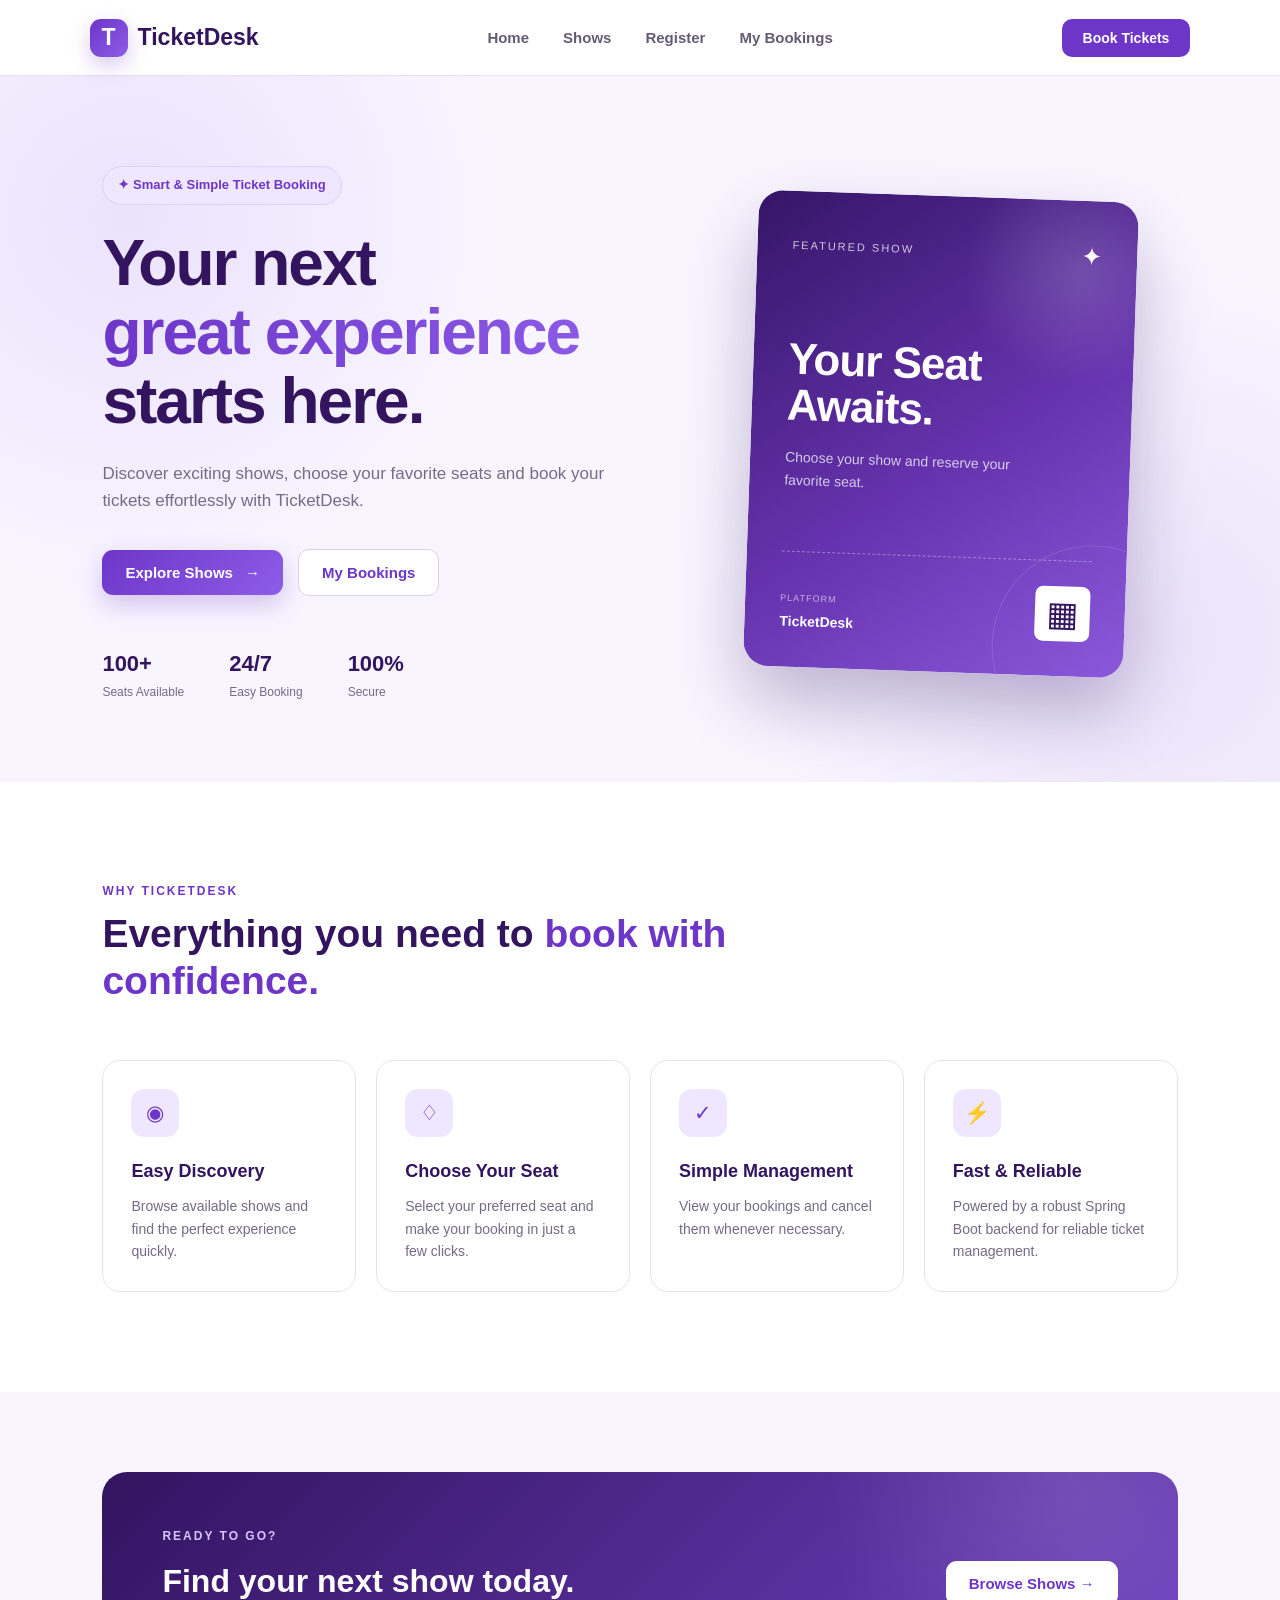
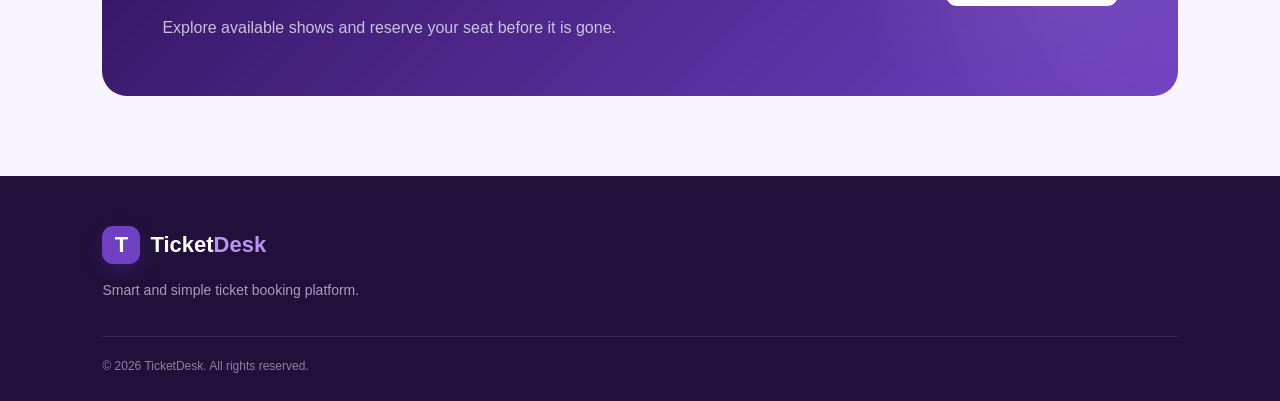
<file: TicketDesk/src/main/resources/static/index.html>
<!DOCTYPE html>
<html lang="en">

<head>

    <meta charset="UTF-8">

    <meta name="viewport"
          content="width=device-width, initial-scale=1.0">

    <title>TicketDesk | Book Your Experience</title>

    <link rel="stylesheet" href="style.css">

</head>

<body>

<!-- ================= NAVBAR ================= -->

<header class="navbar">

    <div class="logo">

        <div class="logo-icon">
            T
        </div>

        <div class="logo-text">
            Ticket<span>Desk</span>
        </div>

    </div>


    <nav>
        <a href="index.html">Home</a>
        <a href="shows.html">Shows</a>
        <a href="student-register.html">Register</a>
        <a href="bookings.html">My Bookings</a>
    </nav>


    <button class="nav-button"
            onclick="window.location.href='shows.html'">

        Book Tickets

    </button>

</header>


<!-- ================= HERO ================= -->

<section class="hero">

    <div class="hero-content">

        <div class="hero-badge">
            ✦ Smart & Simple Ticket Booking
        </div>


        <h1>

            Your next
            <span>great experience</span>
            starts here.

        </h1>


        <p>

            Discover exciting shows, choose your favorite
            seats and book your tickets effortlessly with
            TicketDesk.

        </p>


        <div class="hero-buttons">

            <button class="primary-button"
                    onclick="window.location.href='shows.html'">

                Explore Shows
                <span>→</span>

            </button>


            <button class="secondary-button"
                    onclick="window.location.href='bookings.html'">

                My Bookings

            </button>

        </div>


        <div class="hero-stats">

            <div>

                <strong>100+</strong>

                <span>Seats Available</span>

            </div>


            <div>

                <strong>24/7</strong>

                <span>Easy Booking</span>

            </div>


            <div>

                <strong>100%</strong>

                <span>Secure</span>

            </div>

        </div>

    </div>


    <!-- HERO VISUAL -->

    <div class="hero-visual">

        <div class="ticket-card">

            <div class="ticket-top">

                <span class="ticket-label">
                    FEATURED SHOW
                </span>

                <span class="ticket-symbol">
                    ✦
                </span>

            </div>


            <h2>
                Your Seat<br>
                Awaits.
            </h2>


            <p>
                Choose your show and reserve
                your favorite seat.
            </p>


            <div class="ticket-line"></div>


            <div class="ticket-bottom">

                <div>
                    <small>PLATFORM</small>
                    <strong>TicketDesk</strong>
                </div>

                <div class="qr-box">
                    ▦
                </div>

            </div>

        </div>

    </div>

</section>


<!-- ================= FEATURES ================= -->

<section class="features-section">

    <div class="section-heading">

        <p class="section-label">
            WHY TICKETDESK
        </p>

        <h2>
            Everything you need to
            <span>book with confidence.</span>
        </h2>

    </div>


    <div class="features-grid">


        <div class="feature-card">

            <div class="feature-icon">
                ◉
            </div>

            <h3>
                Easy Discovery
            </h3>

            <p>
                Browse available shows and
                find the perfect experience
                quickly.
            </p>

        </div>


        <div class="feature-card">

            <div class="feature-icon">
                ♢
            </div>

            <h3>
                Choose Your Seat
            </h3>

            <p>
                Select your preferred seat
                and make your booking in
                just a few clicks.
            </p>

        </div>


        <div class="feature-card">

            <div class="feature-icon">
                ✓
            </div>

            <h3>
                Simple Management
            </h3>

            <p>
                View your bookings and
                cancel them whenever
                necessary.
            </p>

        </div>


        <div class="feature-card">

            <div class="feature-icon">
                ⚡
            </div>

            <h3>
                Fast & Reliable
            </h3>

            <p>
                Powered by a robust Spring
                Boot backend for reliable
                ticket management.
            </p>

        </div>

    </div>

</section>


<!-- ================= CTA ================= -->

<section class="cta-section">

    <div>

        <p class="section-label">
            READY TO GO?
        </p>

        <h2>
            Find your next show today.
        </h2>

        <p>
            Explore available shows and reserve
            your seat before it is gone.
        </p>

    </div>


    <button class="primary-button"
            onclick="window.location.href='shows.html'">

        Browse Shows →

    </button>

</section>


<!-- ================= FOOTER ================= -->

<footer>

    <div class="footer-logo">

        <div class="logo-icon">
            T
        </div>

        <span>
            Ticket<span>Desk</span>
        </span>

    </div>


    <p>
        Smart and simple ticket booking platform.
    </p>


    <div class="footer-bottom">

        © 2026 TicketDesk. All rights reserved.

    </div>

</footer>


<script src="script.js"></script>

</body>

</html>
</file>
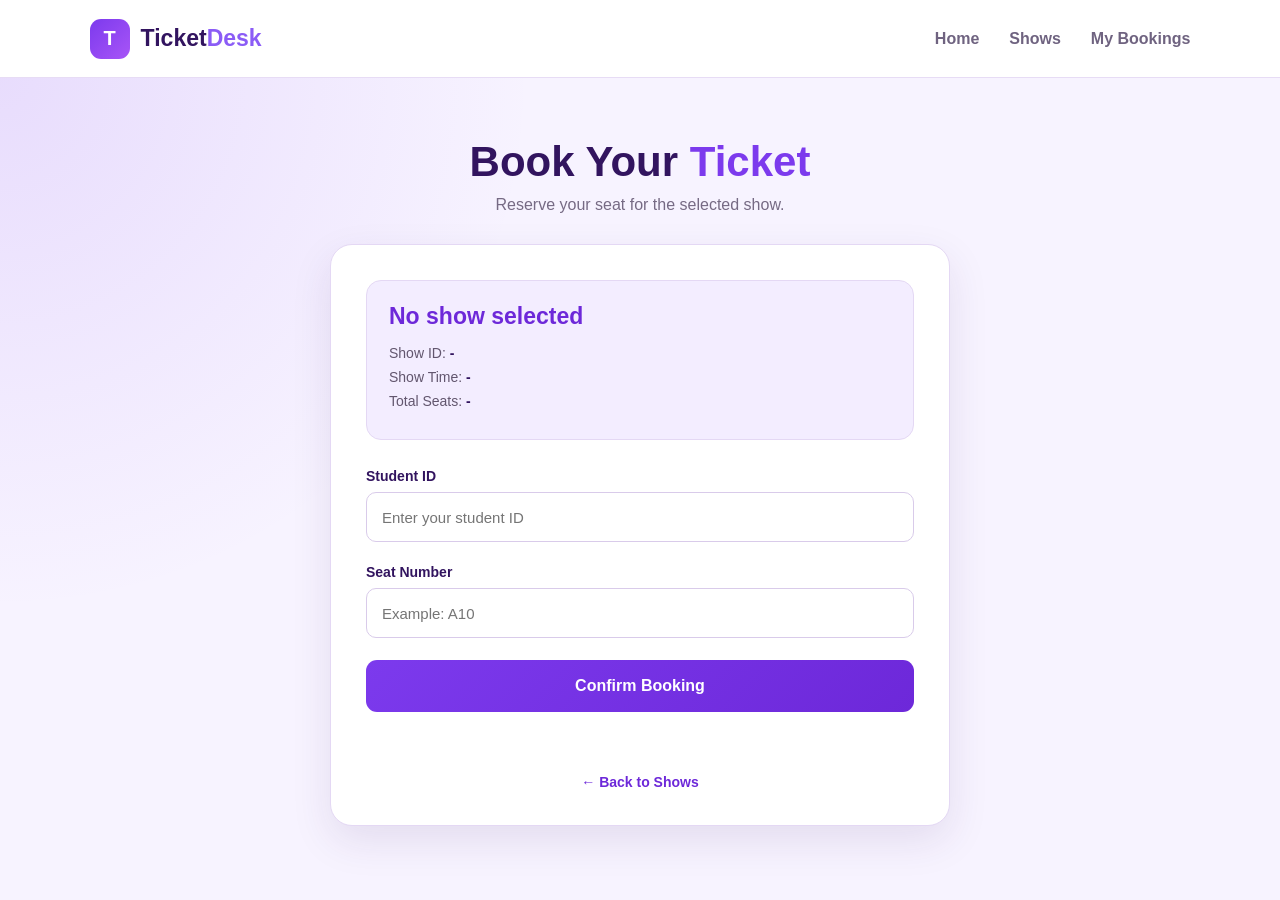
<file: TicketDesk/src/main/resources/static/booking-form.html>
<!DOCTYPE html>
<html lang="en">

<head>

    <meta charset="UTF-8">

    <meta name="viewport"
          content="width=device-width, initial-scale=1.0">

    <title>TicketDesk | Book Ticket</title>

    <style>

        * {
            box-sizing: border-box;
            margin: 0;
            padding: 0;
        }

        body {
            font-family: Arial, Helvetica, sans-serif;
            background: #f7f3ff;
            color: #291044;
        }

        /* ================= NAVBAR ================= */

        .navbar {
            height: 78px;

            display: flex;
            align-items: center;
            justify-content: space-between;

            padding: 0 7%;

            background: white;

            border-bottom: 1px solid #e7dcf5;
        }

        .logo {
            display: flex;
            align-items: center;
            gap: 11px;
        }

        .logo-icon {
            width: 40px;
            height: 40px;

            display: flex;
            align-items: center;
            justify-content: center;

            border-radius: 11px;

            background:
                    linear-gradient(
                            135deg,
                            #7c3aed,
                            #a855f7
                    );

            color: white;

            font-size: 20px;
            font-weight: 800;
        }

        .logo-text {
            font-size: 23px;
            font-weight: 800;

            color: #32145f;
        }

        .logo-text span {
            color: #8b5cf6;
        }

        nav {
            display: flex;
            gap: 30px;
        }

        nav a {
            text-decoration: none;
            color: #6f6380;
            font-weight: 600;
        }

        nav a:hover {
            color: #7c3aed;
        }

        /* ================= MAIN ================= */

        .page {
            min-height: calc(100vh - 78px);

            padding: 60px 20px;

            display: flex;
            justify-content: center;

            background:
                    radial-gradient(
                            circle at top left,
                            rgba(124, 58, 237, 0.12),
                            transparent 35%
                    ),
                    #f7f3ff;
        }

        .booking-container {
            width: 100%;
            max-width: 620px;
        }

        .booking-container h1 {
            text-align: center;

            font-size: 42px;

            color: #32145f;

            margin-bottom: 10px;
        }

        .booking-container h1 span {
            color: #7c3aed;
        }

        .subtitle {
            text-align: center;

            color: #766a84;

            margin-bottom: 30px;

            font-size: 16px;
        }

        /* ================= CARD ================= */

        .booking-card {
            background: white;

            padding: 35px;

            border-radius: 22px;

            border: 1px solid #e4d8f4;

            box-shadow:
                    0 15px 40px
                    rgba(60, 25, 100, 0.10);
        }

        /* ================= SHOW INFO ================= */

        .show-info {
            padding: 22px;

            border-radius: 15px;

            background: #f3edff;

            border: 1px solid #e4d8f4;

            margin-bottom: 28px;
        }

        .show-info h2 {
            color: #6d28d9;

            font-size: 23px;

            margin-bottom: 15px;
        }

        .show-info p {
            margin: 8px 0;

            color: #62566e;

            font-size: 14px;
        }

        .show-info strong {
            color: #32145f;
        }

        /* ================= FORM ================= */

        .form-group {
            margin-bottom: 22px;
        }

        label {
            display: block;

            margin-bottom: 8px;

            color: #32145f;

            font-weight: 700;

            font-size: 14px;
        }

        input {
            width: 100%;

            height: 50px;

            padding: 0 15px;

            border: 1px solid #d9cbea;

            border-radius: 10px;

            background: #ffffff;

            color: #32145f;

            font-size: 15px;

            outline: none;
        }

        input:focus {
            border-color: #7c3aed;

            box-shadow:
                    0 0 0 3px
                    rgba(124, 58, 237, 0.10);
        }

        /* ================= BUTTON ================= */

        .confirm-button {
            width: 100%;

            height: 52px;

            border: none;

            border-radius: 11px;

            background:
                    linear-gradient(
                            135deg,
                            #7c3aed,
                            #6d28d9
                    );

            color: white;

            font-size: 16px;

            font-weight: 700;

            cursor: pointer;

            transition: 0.2s;
        }

        .confirm-button:hover {
            transform: translateY(-2px);

            box-shadow:
                    0 8px 20px
                    rgba(109, 40, 217, 0.25);
        }

        .confirm-button:disabled {
            opacity: 0.6;

            cursor: not-allowed;

            transform: none;
        }

        /* ================= MESSAGE ================= */

        .message {
            margin-top: 18px;

            padding: 12px;

            border-radius: 9px;

            text-align: center;

            font-size: 14px;

            font-weight: 600;
        }

        /* ================= BACK ================= */

        .back-link {
            display: block;

            margin-top: 20px;

            text-align: center;

            color: #6d28d9;

            text-decoration: none;

            font-size: 14px;

            font-weight: 600;
        }

        .back-link:hover {
            text-decoration: underline;
        }

        /* ================= MOBILE ================= */

        @media (max-width: 600px) {

            .navbar {
                padding: 0 5%;
            }

            nav {
                gap: 15px;
            }

            nav a {
                font-size: 13px;
            }

            .booking-card {
                padding: 25px;
            }

            .booking-container h1 {
                font-size: 34px;
            }

        }

    </style>

</head>


<body>


<!-- ================= NAVBAR ================= -->

<header class="navbar">

    <div class="logo">

        <div class="logo-icon">
            T
        </div>

        <div class="logo-text">
            Ticket<span>Desk</span>
        </div>

    </div>


    <nav>

        <a href="index.html">
            Home
        </a>

        <a href="shows.html">
            Shows
        </a>

        <a href="bookings.html">
            My Bookings
        </a>

    </nav>

</header>



<!-- ================= MAIN ================= -->

<main class="page">


    <div class="booking-container">


        <h1>
            Book Your <span>Ticket</span>
        </h1>


        <p class="subtitle">
            Reserve your seat for the selected show.
        </p>



        <div class="booking-card">


            <!-- SHOW DETAILS -->

            <div class="show-info">

                <h2 id="showTitle">
                    Loading show...
                </h2>


                <p>

                    Show ID:

                    <strong id="showId">
                        -
                    </strong>

                </p>


                <p>

                    Show Time:

                    <strong id="showTime">
                        -
                    </strong>

                </p>


                <p>

                    Total Seats:

                    <strong id="totalSeats">
                        -
                    </strong>

                </p>

            </div>



            <!-- STUDENT ID -->

            <div class="form-group">

                <label for="studentId">

                    Student ID

                </label>


                <input
                        type="number"
                        id="studentId"
                        placeholder="Enter your student ID"
                >

            </div>



            <!-- SEAT NUMBER -->

            <div class="form-group">

                <label for="seatNumber">

                    Seat Number

                </label>


                <input
                        type="text"
                        id="seatNumber"
                        placeholder="Example: A10"
                >

            </div>



            <!-- CONFIRM -->

            <button
                    id="confirmButton"
                    class="confirm-button"
                    onclick="confirmBooking()">

                Confirm Booking

            </button>



            <!-- MESSAGE -->

            <div
                    id="bookingMessage"
                    class="message">
            </div>



            <a
                    href="shows.html"
                    class="back-link">

                ← Back to Shows

            </a>

        </div>

    </div>

</main>



<script>

    /* =========================================
       GET SHOW ID FROM URL
    ========================================= */

    const params =
        new URLSearchParams(
            window.location.search
        );

    const showId =
        params.get("showId");


    /* =========================================
       CHECK SHOW ID
    ========================================= */

    if (!showId) {

        document.getElementById(
            "showTitle"
        ).textContent =
            "No show selected";

    } else {

        document.getElementById(
            "showId"
        ).textContent =
            showId;

        loadSelectedShow();

    }


    /* =========================================
       LOAD SELECTED SHOW
    ========================================= */

    async function loadSelectedShow() {

        try {

            const response =
                await fetch(
                    `/api/shows/${showId}`
                );


            if (!response.ok) {

                throw new Error(
                    "Show not found"
                );

            }


            const show =
                await response.json();


            document.getElementById(
                "showTitle"
            ).textContent =
                show.title;


            document.getElementById(
                "showTime"
            ).textContent =
                formatDateTime(show.time);


            document.getElementById(
                "totalSeats"
            ).textContent =
                show.totalSeats;


        } catch (error) {

            console.error(error);


            document.getElementById(
                "showTitle"
            ).textContent =
                "Unable to load show";

        }

    }


    /* =========================================
       CONFIRM BOOKING
    ========================================= */

    async function confirmBooking() {

        const studentId =
            document.getElementById(
                "studentId"
            ).value.trim();


        const seatNumber =
            document.getElementById(
                "seatNumber"
            ).value.trim();


        const message =
            document.getElementById(
                "bookingMessage"
            );


        const button =
            document.getElementById(
                "confirmButton"
            );


        /* VALIDATION */

        if (!studentId) {

            showMessage(
                "Please enter your Student ID.",
                false
            );

            return;

        }


        if (!seatNumber) {

            showMessage(
                "Please enter a seat number.",
                false
            );

            return;

        }


        if (!showId) {

            showMessage(
                "No show selected.",
                false
            );

            return;

        }


        /* REQUEST DATA */

        const bookingData = {

            studentId:
                Number(studentId),

            showId:
                Number(showId),

            seatNumber:
            seatNumber

        };


        try {

            button.disabled = true;

            button.textContent =
                "Booking...";


            const response =
                await fetch(
                    "/api/bookings",
                    {
                        method: "POST",

                        headers: {
                            "Content-Type":
                                "application/json"
                        },

                        body:
                            JSON.stringify(
                                bookingData
                            )
                    }
                );


            const text =
                await response.text();


            let data = null;


            if (text) {

                try {

                    data =
                        JSON.parse(text);

                } catch {

                    data =
                        text;

                }

            }


            if (!response.ok) {

                let errorMessage =
                    "Booking failed.";


                if (
                    data &&
                    typeof data === "object" &&
                    data.message
                ) {

                    errorMessage =
                        data.message;

                } else if (
                    typeof data === "string" &&
                    data.length > 0
                ) {

                    errorMessage =
                        data;

                }


                throw new Error(
                    errorMessage
                );

            }


            showMessage(
                "✓ Ticket booked successfully!",
                true
            );


            button.textContent =
                "Booking Confirmed";


            /* GO TO MY BOOKINGS */

            setTimeout(
                function () {

                    window.location.href =
                        "bookings.html";

                },
                1200
            );


        } catch (error) {

            console.error(
                "Booking error:",
                error
            );


            showMessage(
                error.message,
                false
            );


            button.disabled =
                false;


            button.textContent =
                "Confirm Booking";

        }

    }


    /* =========================================
       MESSAGE
    ========================================= */

    function showMessage(
        text,
        success
    ) {

        const message =
            document.getElementById(
                "bookingMessage"
            );


        message.textContent =
            text;


        message.style.background =
            success
                ? "#ecfdf5"
                : "#fef2f2";


        message.style.color =
            success
                ? "#15803d"
                : "#dc2626";

    }


    /* =========================================
       DATE FORMAT
    ========================================= */

    function formatDateTime(
        dateTime
    ) {

        if (!dateTime) {

            return "Not specified";

        }


        const date =
            new Date(dateTime);


        if (
            isNaN(
                date.getTime()
            )
        ) {

            return dateTime;

        }


        return date.toLocaleString(
            "en-IN",
            {
                dateStyle: "medium",
                timeStyle: "short"
            }
        );

    }

</script>


</body>

</html>
</file>
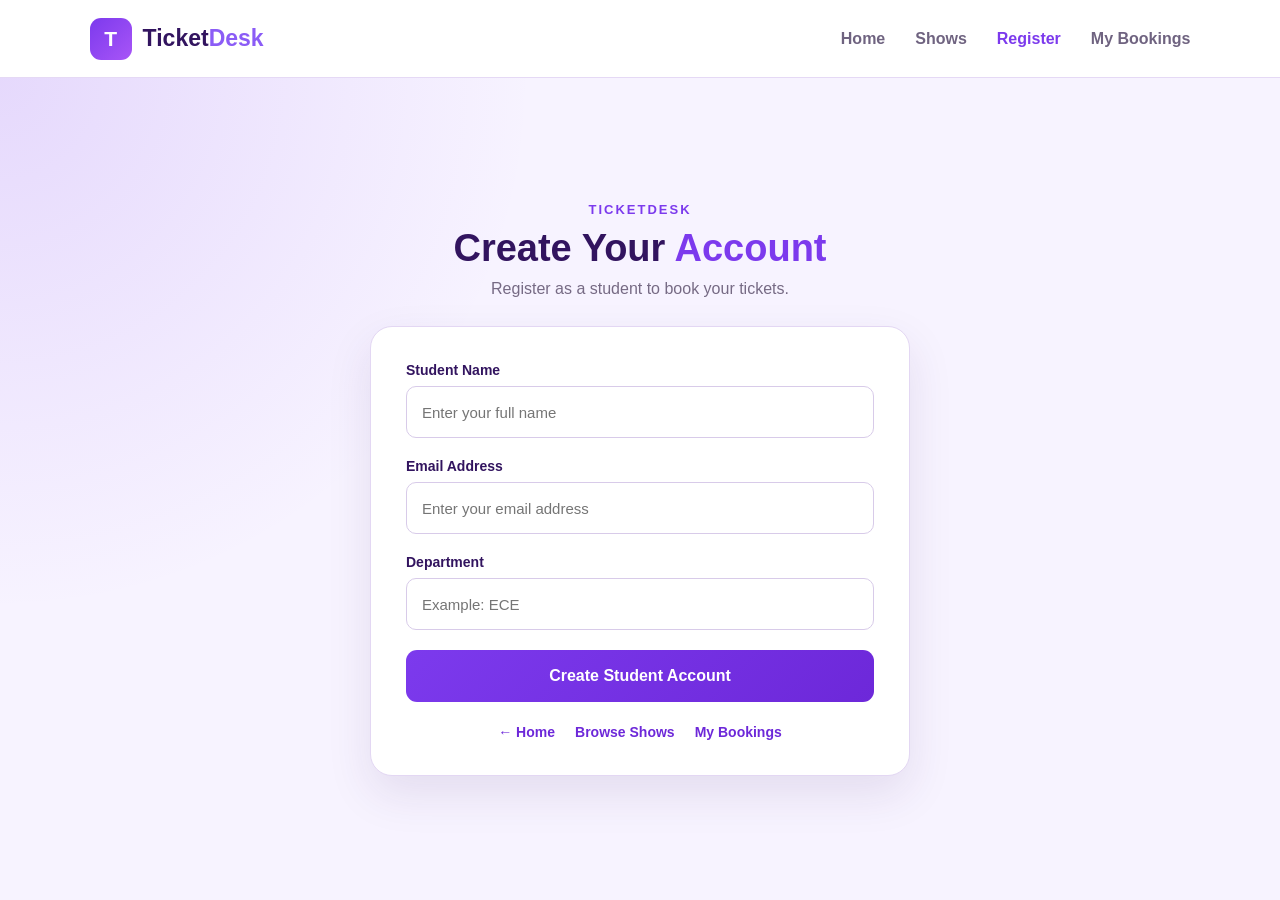
<file: TicketDesk/src/main/resources/static/student-register.html>
<!DOCTYPE html>
<html lang="en">

<head>

    <meta charset="UTF-8">

    <meta name="viewport"
          content="width=device-width, initial-scale=1.0">

    <title>TicketDesk | Student Registration</title>

    <style>

        * {
            box-sizing: border-box;
            margin: 0;
            padding: 0;
        }

        body {
            font-family: Arial, Helvetica, sans-serif;
            background: #f7f3ff;
            color: #291044;
        }

        /* =========================
           NAVBAR
        ========================= */

        .navbar {
            height: 78px;
            padding: 0 7%;

            display: flex;
            align-items: center;
            justify-content: space-between;

            background: white;

            border-bottom: 1px solid #e5d9f5;
        }

        .logo {
            display: flex;
            align-items: center;
            gap: 11px;
        }

        .logo-icon {
            width: 42px;
            height: 42px;

            display: flex;
            align-items: center;
            justify-content: center;

            border-radius: 11px;

            background:
                    linear-gradient(
                            135deg,
                            #7c3aed,
                            #a855f7
                    );

            color: white;

            font-size: 21px;
            font-weight: 800;
        }

        .logo-text {
            font-size: 23px;
            font-weight: 800;
            color: #32145f;
        }

        .logo-text span {
            color: #8b5cf6;
        }

        nav {
            display: flex;
            gap: 30px;
        }

        nav a {
            text-decoration: none;
            color: #6f6380;
            font-weight: 600;
        }

        nav a:hover {
            color: #7c3aed;
        }

        nav a.active {
            color: #7c3aed;
        }

        /* =========================
           PAGE
        ========================= */

        .page {
            min-height: calc(100vh - 78px);

            display: flex;
            justify-content: center;
            align-items: center;

            padding: 50px 20px;

            background:
                    radial-gradient(
                            circle at top left,
                            rgba(124, 58, 237, 0.14),
                            transparent 35%
                    ),
                    #f7f3ff;
        }

        .register-container {
            width: 100%;
            max-width: 540px;
        }

        /* =========================
           HEADING
        ========================= */

        .heading {
            text-align: center;
            margin-bottom: 28px;
        }

        .heading .label {
            color: #7c3aed;

            font-size: 13px;
            font-weight: 800;

            letter-spacing: 2px;

            margin-bottom: 10px;
        }

        .heading h1 {
            font-size: 38px;
            color: #32145f;

            margin-bottom: 10px;
        }

        .heading h1 span {
            color: #7c3aed;
        }

        .heading p {
            color: #766a84;
        }

        /* =========================
           CARD
        ========================= */

        .register-card {
            background: white;

            padding: 35px;

            border-radius: 22px;

            border: 1px solid #e3d7f3;

            box-shadow:
                    0 18px 45px
                    rgba(60, 25, 100, 0.10);
        }

        /* =========================
           FORM
        ========================= */

        .form-group {
            margin-bottom: 20px;
        }

        label {
            display: block;

            margin-bottom: 8px;

            color: #32145f;

            font-size: 14px;
            font-weight: 700;
        }

        input {
            width: 100%;

            height: 52px;

            padding: 0 15px;

            border: 1px solid #d8cbe9;

            border-radius: 10px;

            font-size: 15px;

            outline: none;

            color: #32145f;

            background: white;
        }

        input:focus {
            border-color: #7c3aed;

            box-shadow:
                    0 0 0 3px
                    rgba(124, 58, 237, 0.10);
        }

        /* =========================
           BUTTON
        ========================= */

        .register-button {
            width: 100%;

            height: 52px;

            border: none;

            border-radius: 11px;

            background:
                    linear-gradient(
                            135deg,
                            #7c3aed,
                            #6d28d9
                    );

            color: white;

            font-size: 16px;
            font-weight: 700;

            cursor: pointer;

            transition: 0.2s;
        }

        .register-button:hover {
            transform: translateY(-2px);

            box-shadow:
                    0 8px 20px
                    rgba(109, 40, 217, 0.25);
        }

        .register-button:disabled {
            opacity: 0.6;
            cursor: not-allowed;

            transform: none;
        }

        /* =========================
           MESSAGE
        ========================= */

        .message {
            display: none;

            margin-top: 20px;

            padding: 15px;

            border-radius: 10px;

            text-align: center;

            font-size: 14px;
            font-weight: 600;
        }

        .success {
            display: block;

            background: #ecfdf5;

            color: #15803d;
        }

        .error {
            display: block;

            background: #fef2f2;

            color: #dc2626;
        }

        .student-id {
            margin-top: 8px;

            font-size: 19px;

            font-weight: 800;
        }

        /* =========================
           LINKS
        ========================= */

        .links {
            margin-top: 22px;

            display: flex;

            justify-content: center;

            gap: 20px;
        }

        .links a {
            color: #6d28d9;

            text-decoration: none;

            font-weight: 600;

            font-size: 14px;
        }

        .links a:hover {
            text-decoration: underline;
        }

        /* =========================
           MOBILE
        ========================= */

        @media (max-width: 600px) {

            .navbar {
                padding: 0 5%;
            }

            nav {
                gap: 14px;
            }

            nav a {
                font-size: 13px;
            }

            .register-card {
                padding: 25px;
            }

            .heading h1 {
                font-size: 32px;
            }
        }

    </style>

</head>


<body>


<!-- =========================
     NAVBAR
========================= -->

<header class="navbar">

    <div class="logo">

        <div class="logo-icon">
            T
        </div>

        <div class="logo-text">
            Ticket<span>Desk</span>
        </div>

    </div>


    <nav>

        <a href="index.html">
            Home
        </a>

        <a href="shows.html">
            Shows
        </a>

        <a href="student-register.html"
           class="active">
            Register
        </a>

        <a href="bookings.html">
            My Bookings
        </a>

    </nav>

</header>


<!-- =========================
     MAIN
========================= -->

<main class="page">

    <div class="register-container">


        <div class="heading">

            <div class="label">
                TICKETDESK
            </div>

            <h1>
                Create Your
                <span>Account</span>
            </h1>

            <p>
                Register as a student to book your tickets.
            </p>

        </div>


        <div class="register-card">


            <!-- NAME -->

            <div class="form-group">

                <label for="studentName">
                    Student Name
                </label>

                <input
                        type="text"
                        id="studentName"
                        placeholder="Enter your full name"
                >

            </div>


            <!-- EMAIL -->

            <div class="form-group">

                <label for="studentEmail">
                    Email Address
                </label>

                <input
                        type="email"
                        id="studentEmail"
                        placeholder="Enter your email address"
                >

            </div>


            <!-- DEPARTMENT -->

            <div class="form-group">

                <label for="studentDepartment">
                    Department
                </label>

                <input
                        type="text"
                        id="studentDepartment"
                        placeholder="Example: ECE"
                >

            </div>


            <!-- BUTTON -->

            <button
                    id="registerButton"
                    class="register-button"
                    onclick="registerStudent()">

                Create Student Account

            </button>


            <!-- MESSAGE -->

            <div
                    id="registerMessage"
                    class="message">
            </div>


            <!-- LINKS -->

            <div class="links">

                <a href="index.html">
                    ← Home
                </a>

                <a href="shows.html">
                    Browse Shows
                </a>

                <a href="bookings.html">
                    My Bookings
                </a>

            </div>

        </div>

    </div>

</main>


<script>

    // =========================================
    // REGISTER STUDENT
    // =========================================

    async function registerStudent() {

        const name =
            document.getElementById(
                "studentName"
            ).value.trim();

        const email =
            document.getElementById(
                "studentEmail"
            ).value.trim();

        const department =
            document.getElementById(
                "studentDepartment"
            ).value.trim();

        const button =
            document.getElementById(
                "registerButton"
            );

        const message =
            document.getElementById(
                "registerMessage"
            );


        // =========================================
        // VALIDATION
        // =========================================

        if (!name) {

            showMessage(
                "Please enter your name.",
                false
            );

            return;
        }


        if (!email) {

            showMessage(
                "Please enter your email.",
                false
            );

            return;
        }


        const emailPattern =
            /^[^\s@]+@[^\s@]+\.[^\s@]+$/;


        if (!emailPattern.test(email)) {

            showMessage(
                "Please enter a valid email address.",
                false
            );

            return;
        }


        if (!department) {

            showMessage(
                "Please enter your department.",
                false
            );

            return;
        }


        // =========================================
        // STUDENT DATA
        // =========================================

        const studentData = {

            name: name,

            email: email,

            department: department

        };


        try {

            button.disabled = true;

            button.textContent =
                "Creating Account...";


            // =========================================
            // HTTP POST REQUEST
            // =========================================

            const response =
                await fetch(
                    "/api/students",
                    {

                        method: "POST",

                        headers: {

                            "Content-Type":
                                "application/json"

                        },

                        body:
                            JSON.stringify(
                                studentData
                            )

                    }
                );


            const text =
                await response.text();


            let data = null;


            if (text) {

                try {

                    data =
                        JSON.parse(text);

                } catch {

                    data = text;

                }

            }


            // =========================================
            // ERROR
            // =========================================

            if (!response.ok) {

                let errorMessage =
                    "Unable to create student.";


                if (
                    data &&
                    typeof data === "object" &&
                    data.message
                ) {

                    errorMessage =
                        data.message;

                } else if (
                    typeof data === "string" &&
                    data.length > 0
                ) {

                    errorMessage =
                        data;

                }


                throw new Error(
                    errorMessage
                );

            }


            // =========================================
            // SUCCESS
            // =========================================

            const studentId =
                data.id;


            showMessage(
                `
                ✓ Student registered successfully!

                <div class="student-id">
                    Student ID: ${studentId}
                </div>
                `,
                true
            );


            // Save student ID
            // for booking later

            localStorage.setItem(
                "studentId",
                studentId
            );


            button.textContent =
                "Registration Successful";


        } catch (error) {

            console.error(
                "Registration error:",
                error
            );


            showMessage(
                error.message,
                false
            );


            button.disabled = false;

            button.textContent =
                "Create Student Account";

        }

    }


    // =========================================
    // SHOW MESSAGE
    // =========================================

    function showMessage(
        text,
        success
    ) {

        const message =
            document.getElementById(
                "registerMessage"
            );


        message.innerHTML =
            text;


        message.className =
            success
                ? "message success"
                : "message error";

    }

</script>


</body>

</html>
</file>
<file: TicketDesk/src/main/resources/static/style.css>
/* =========================
   GLOBAL
========================= */

* {
    margin: 0;
    padding: 0;
    box-sizing: border-box;
}

:root {
    --purple-dark: #32145f;
    --purple: #6d35c8;
    --purple-light: #8d5de8;
    --lilac: #efe7ff;
    --lilac-soft: #f8f5ff;
    --white: #ffffff;
    --text-dark: #24183b;
    --text-light: #756b86;
    --border: #e8def7;
}

html {
    scroll-behavior: smooth;
}

body {
    font-family: "Segoe UI", Arial, sans-serif;
    background: var(--lilac-soft);
    color: var(--text-dark);
    line-height: 1.6;
}


/* =========================
   NAVBAR
========================= */

.navbar {
    height: 76px;
    padding: 0 7%;
    background: rgba(255, 255, 255, 0.94);

    display: flex;
    align-items: center;
    justify-content: space-between;

    border-bottom: 1px solid var(--border);

    position: sticky;
    top: 0;
    z-index: 1000;

    backdrop-filter: blur(12px);
}


/* LOGO */

.logo {
    display: flex;
    align-items: center;
    gap: 10px;

    font-size: 23px;
    font-weight: 800;
    color: var(--purple-dark);
}

.logo span span {
    color: var(--purple);
}

.logo-icon {
    width: 38px;
    height: 38px;

    display: flex;
    align-items: center;
    justify-content: center;

    border-radius: 11px;

    background: linear-gradient(
            135deg,
            var(--purple),
            var(--purple-light)
    );

    color: white;

    font-weight: 800;

    box-shadow: 0 8px 20px rgba(109, 53, 200, 0.25);
}


/* NAVIGATION */

.navbar nav {
    display: flex;
    gap: 34px;
}

.navbar nav a {
    text-decoration: none;
    color: #655b75;

    font-size: 15px;
    font-weight: 600;

    position: relative;

    transition: 0.3s;
}

.navbar nav a:hover,
.navbar nav a.active {
    color: var(--purple);
}

.navbar nav a.active::after {
    content: "";

    position: absolute;

    left: 0;
    right: 0;
    bottom: -9px;

    height: 2px;

    border-radius: 5px;

    background: var(--purple);
}


/* NAV BUTTON */

.nav-button {
    border: none;

    padding: 11px 21px;

    border-radius: 10px;

    background: var(--purple);

    color: white;

    font-size: 14px;
    font-weight: 700;

    cursor: pointer;

    transition: 0.3s;
}

.nav-button:hover {
    background: var(--purple-dark);

    transform: translateY(-2px);

    box-shadow: 0 8px 20px rgba(109, 53, 200, 0.25);
}


/* =========================
   HERO
========================= */

.hero {
    min-height: 650px;

    padding: 90px 8% 80px;

    display: grid;

    grid-template-columns: 1.05fr 0.95fr;

    align-items: center;

    gap: 80px;

    background:
            radial-gradient(
                    circle at 10% 20%,
                    rgba(141, 93, 232, 0.12),
                    transparent 30%
            ),
            radial-gradient(
                    circle at 90% 80%,
                    rgba(109, 53, 200, 0.1),
                    transparent 30%
            );
}


/* HERO CONTENT */

.hero-content {
    max-width: 650px;
}

.hero-badge {
    display: inline-block;

    padding: 8px 15px;

    border-radius: 30px;

    background: var(--lilac);

    color: var(--purple);

    font-size: 13px;

    font-weight: 700;

    margin-bottom: 24px;

    border: 1px solid #dfd1f6;
}


.hero h1 {
    font-size: clamp(45px, 5vw, 70px);

    line-height: 1.08;

    letter-spacing: -2px;

    color: var(--purple-dark);

    margin-bottom: 24px;
}

.hero h1 span {
    display: block;

    background: linear-gradient(
            90deg,
            var(--purple),
            var(--purple-light)
    );

    -webkit-background-clip: text;

    -webkit-text-fill-color: transparent;
}


.hero-content > p {
    max-width: 570px;

    font-size: 17px;

    color: var(--text-light);

    margin-bottom: 34px;
}


/* HERO BUTTONS */

.hero-buttons {
    display: flex;

    align-items: center;

    gap: 15px;

    margin-bottom: 50px;
}

.primary-button,
.secondary-button {
    padding: 14px 23px;

    border-radius: 11px;

    font-size: 15px;

    font-weight: 700;

    cursor: pointer;

    transition: 0.3s;
}

.primary-button {
    border: none;

    background: linear-gradient(
            135deg,
            var(--purple),
            var(--purple-light)
    );

    color: white;

    box-shadow: 0 10px 25px rgba(109, 53, 200, 0.25);
}

.primary-button:hover {
    transform: translateY(-3px);

    box-shadow: 0 15px 30px rgba(109, 53, 200, 0.32);
}

.primary-button span {
    margin-left: 8px;
}

.secondary-button {
    background: white;

    color: var(--purple);

    border: 1px solid #dcd0ee;
}

.secondary-button:hover {
    background: var(--lilac);
}


/* HERO STATS */

.hero-stats {
    display: flex;

    gap: 45px;
}

.hero-stats div {
    display: flex;

    flex-direction: column;
}

.hero-stats strong {
    color: var(--purple-dark);

    font-size: 22px;
}

.hero-stats span {
    color: var(--text-light);

    font-size: 12px;

    margin-top: 2px;
}


/* =========================
   TICKET VISUAL
========================= */

.hero-visual {
    display: flex;

    justify-content: center;

    align-items: center;
}

.ticket-card {
    width: 380px;

    min-height: 430px;

    padding: 35px;

    border-radius: 25px;

    color: white;

    position: relative;

    overflow: hidden;

    background:
            radial-gradient(
                    circle at 85% 15%,
                    rgba(255,255,255,0.16),
                    transparent 22%
            ),
            linear-gradient(
                    145deg,
                    #351567,
                    #6633ae 55%,
                    #8b58dc
            );

    box-shadow:
            0 35px 70px rgba(50, 20, 95, 0.28);

    transform: rotate(2deg);

    transition: 0.4s;
}

.ticket-card:hover {
    transform: rotate(0deg) translateY(-8px);
}


.ticket-card::before {
    content: "";

    position: absolute;

    width: 200px;
    height: 200px;

    border-radius: 50%;

    border: 1px solid rgba(255,255,255,0.12);

    right: -70px;
    bottom: -70px;
}


.ticket-top {
    display: flex;

    justify-content: space-between;

    align-items: center;
}

.ticket-label {
    font-size: 11px;

    letter-spacing: 2px;

    opacity: 0.75;
}

.ticket-symbol {
    font-size: 25px;
}


.ticket-card h2 {
    font-size: 44px;

    line-height: 1.05;

    margin-top: 70px;

    letter-spacing: -1px;
}

.ticket-card > p {
    margin-top: 18px;

    max-width: 240px;

    color: rgba(255,255,255,0.75);

    font-size: 14px;
}


.ticket-line {
    margin-top: 60px;

    border-top: 1px dashed rgba(255,255,255,0.35);
}


.ticket-bottom {
    display: flex;

    justify-content: space-between;

    align-items: end;

    margin-top: 25px;
}

.ticket-bottom div:first-child {
    display: flex;

    flex-direction: column;
}

.ticket-bottom small {
    font-size: 9px;

    letter-spacing: 1px;

    opacity: 0.6;
}

.ticket-bottom strong {
    margin-top: 4px;

    font-size: 14px;
}

.qr-box {
    width: 55px;
    height: 55px;

    display: flex;

    align-items: center;
    justify-content: center;

    border-radius: 8px;

    background: white;

    color: var(--purple-dark);

    font-size: 34px;
}


/* =========================
   FEATURES
========================= */

.features-section {
    padding: 100px 8%;

    background: white;
}


.section-heading {
    max-width: 700px;

    margin-bottom: 55px;
}

.section-label {
    color: var(--purple);

    font-size: 12px;

    font-weight: 800;

    letter-spacing: 2px;

    margin-bottom: 10px;
}

.section-heading h2 {
    font-size: 39px;

    line-height: 1.2;

    color: var(--purple-dark);
}

.section-heading h2 span {
    color: var(--purple);
}


.features-grid {
    display: grid;

    grid-template-columns:
        repeat(4, 1fr);

    gap: 20px;
}


.feature-card {
    padding: 28px;

    border: 1px solid var(--border);

    border-radius: 18px;

    background: #ffffff;

    transition: 0.3s;
}

.feature-card:hover {
    transform: translateY(-7px);

    border-color: #d5c2f2;

    box-shadow:
            0 18px 35px rgba(74, 38, 120, 0.09);
}


.feature-icon {
    width: 48px;
    height: 48px;

    display: flex;

    align-items: center;
    justify-content: center;

    border-radius: 13px;

    background: var(--lilac);

    color: var(--purple);

    font-size: 21px;

    margin-bottom: 20px;
}


.feature-card h3 {
    color: var(--purple-dark);

    font-size: 18px;

    margin-bottom: 10px;
}

.feature-card p {
    color: var(--text-light);

    font-size: 14px;
}


/* =========================
   CTA
========================= */

.cta-section {
    margin: 80px 8%;

    padding: 55px 60px;

    border-radius: 25px;

    display: flex;

    align-items: center;

    justify-content: space-between;

    gap: 30px;

    background:
            radial-gradient(
                    circle at 90% 10%,
                    rgba(255,255,255,0.12),
                    transparent 25%
            ),
            linear-gradient(
                    135deg,
                    #32145f,
                    #7040c2
            );

    color: white;
}

.cta-section .section-label {
    color: #d8c4ff;
}

.cta-section h2 {
    font-size: 32px;

    margin-bottom: 8px;
}

.cta-section p:not(.section-label) {
    color: rgba(255,255,255,0.72);
}


/* CTA BUTTON */

.cta-section .primary-button {
    background: white;

    color: var(--purple);

    box-shadow: none;

    white-space: nowrap;
}

.cta-section .primary-button:hover {
    background: var(--lilac);
}


/* =========================
   FOOTER
========================= */

footer {
    padding: 50px 8% 25px;

    background: #211039;

    color: white;
}

.footer-logo {
    display: flex;

    align-items: center;

    gap: 10px;

    font-size: 22px;

    font-weight: 800;
}

.footer-logo > span > span {
    color: #b994f4;
}

.footer-logo .logo-icon {
    background: #7040c2;
}

footer > p {
    margin-top: 15px;

    color: #aa9bbd;

    font-size: 14px;
}

.footer-bottom {
    margin-top: 35px;

    padding-top: 20px;

    border-top: 1px solid rgba(255,255,255,0.1);

    color: #8e809f;

    font-size: 12px;
}


/* =========================
   RESPONSIVE
========================= */

@media (max-width: 1000px) {

    .hero {
        grid-template-columns: 1fr;

        text-align: center;

        gap: 60px;
    }

    .hero-content {
        margin: auto;
    }

    .hero-content > p {
        margin-left: auto;
        margin-right: auto;
    }

    .hero-buttons,
    .hero-stats {
        justify-content: center;
    }

    .features-grid {
        grid-template-columns:
            repeat(2, 1fr);
    }

    .cta-section {
        flex-direction: column;

        text-align: center;
    }
}


@media (max-width: 700px) {

    .navbar {
        padding: 0 5%;
    }

    .navbar nav {
        display: none;
    }

    .nav-button {
        padding: 9px 14px;
    }

    .hero {
        padding: 65px 6%;
    }

    .hero h1 {
        font-size: 46px;
    }

    .hero-stats {
        gap: 22px;
    }

    .ticket-card {
        width: 320px;
    }

    .features-section {
        padding: 70px 6%;
    }

    .features-grid {
        grid-template-columns: 1fr;
    }

    .cta-section {
        margin: 60px 6%;

        padding: 40px 25px;
    }
    /* =========================
   SHOWS PAGE
========================= */

    .shows-page {
        min-height: 75vh;
        padding: 80px 8%;
        background: var(--lilac-soft);
    }


    /* PAGE HEADER */

    .shows-header {
        display: flex;
        align-items: flex-end;
        justify-content: space-between;
        gap: 40px;
        margin-bottom: 55px;
    }

    .shows-header h1 {
        margin-top: 10px;
        font-size: 48px;
        line-height: 1.1;
        color: var(--purple-dark);
    }

    .shows-header h1 span {
        color: var(--purple);
    }

    .shows-header p:not(.section-label) {
        margin-top: 15px;
        color: var(--text-light);
    }


    /* DATE FILTER */

    .filter-box {
        padding: 20px;
        background: white;
        border: 1px solid var(--border);
        border-radius: 16px;
        box-shadow: 0 10px 30px rgba(50, 20, 95, 0.06);
    }

    .filter-box label {
        display: block;
        margin-bottom: 10px;
        color: var(--purple-dark);
        font-size: 13px;
        font-weight: 700;
    }

    .date-filter {
        display: flex;
        gap: 8px;
    }

    .date-filter input {
        height: 42px;
        padding: 0 12px;

        border: 1px solid #ddd2ee;
        border-radius: 9px;

        color: var(--text-dark);
        outline: none;
    }

    .date-filter input:focus {
        border-color: var(--purple);
    }

    .filter-button,
    .clear-button {
        border: none;
        border-radius: 9px;
        padding: 0 16px;

        font-weight: 700;
        cursor: pointer;
    }

    .filter-button {
        background: var(--purple);
        color: white;
    }

    .filter-button:hover {
        background: var(--purple-dark);
    }

    .clear-button {
        background: var(--lilac);
        color: var(--purple);
    }


    /* MESSAGE */

    .show-message {
        margin-bottom: 25px;

        color: var(--text-light);

        font-size: 14px;
    }


    /* SHOW GRID */

    .show-grid {
        display: grid;

        grid-template-columns:
        repeat(3, 1fr);

        gap: 24px;
    }


    /* SHOW CARD */

    .show-card {
        background: white;

        border: 1px solid var(--border);

        border-radius: 20px;

        padding: 27px;

        position: relative;

        overflow: hidden;

        transition: 0.3s;

        box-shadow:
                0 8px 25px rgba(50, 20, 95, 0.05);
    }

    .show-card::before {
        content: "";

        position: absolute;

        top: 0;
        left: 0;
        right: 0;

        height: 5px;

        background: linear-gradient(
                90deg,
                var(--purple),
                var(--purple-light)
        );
    }

    .show-card:hover {
        transform: translateY(-7px);

        box-shadow:
                0 18px 35px rgba(50, 20, 95, 0.1);
    }


    /* SHOW CARD TOP */

    .show-card-top {
        display: flex;

        justify-content: space-between;

        align-items: center;

        margin-bottom: 25px;
    }

    .show-number {
        width: 42px;
        height: 42px;

        display: flex;

        align-items: center;
        justify-content: center;

        border-radius: 12px;

        background: var(--lilac);

        color: var(--purple);

        font-weight: 800;
    }

    .show-status {
        padding: 6px 10px;

        border-radius: 20px;

        background: #f0eaff;

        color: var(--purple);

        font-size: 11px;

        font-weight: 700;
    }


    /* SHOW INFORMATION */

    .show-card h2 {
        color: var(--purple-dark);

        font-size: 22px;

        margin-bottom: 15px;
    }

    .show-info {
        display: flex;

        flex-direction: column;

        gap: 9px;

        margin-bottom: 25px;
    }

    .show-info-item {
        display: flex;

        align-items: center;

        gap: 9px;

        color: var(--text-light);

        font-size: 14px;
    }

    .show-info-item strong {
        color: var(--text-dark);
    }


    /* SEATS */

    .seat-info {
        padding: 13px;

        border-radius: 12px;

        background: var(--lilac-soft);

        margin-bottom: 18px;
    }

    .seat-info-row {
        display: flex;

        justify-content: space-between;

        align-items: center;
    }

    .seat-info-row span {
        color: var(--text-light);

        font-size: 13px;
    }

    .seat-info-row strong {
        color: var(--purple);

        font-size: 16px;
    }


    /* BOOK BUTTON */

    .book-button {
        width: 100%;

        padding: 12px;

        border: none;

        border-radius: 10px;

        background: linear-gradient(
                135deg,
                var(--purple),
                var(--purple-light)
        );

        color: white;

        font-weight: 700;

        cursor: pointer;

        transition: 0.3s;
    }

    .book-button:hover {
        transform: translateY(-2px);

        box-shadow:
                0 8px 20px rgba(109, 53, 200, 0.25);
    }

    .book-button:disabled {
        background: #c9bfd6;

        cursor: not-allowed;

        box-shadow: none;
    }


    /* NO SHOWS */

    .no-shows {
        grid-column: 1 / -1;

        padding: 60px 20px;

        text-align: center;

        background: white;

        border: 1px solid var(--border);

        border-radius: 18px;

        color: var(--text-light);
    }


    /* =========================
       RESPONSIVE SHOWS
    ========================= */

    @media (max-width: 1000px) {

        .shows-header {
            flex-direction: column;

            align-items: flex-start;
        }

        .show-grid {
            grid-template-columns:
            repeat(2, 1fr);
        }

    }


    @media (max-width: 650px) {

        .shows-page {
            padding: 60px 6%;
        }

        .shows-header h1 {
            font-size: 38px;
        }

        .filter-box {
            width: 100%;
        }

        .date-filter {
            flex-wrap: wrap;
        }

        .date-filter input {
            flex: 1;
        }

        .show-grid {
            grid-template-columns: 1fr;
        }

    }
}
</file>
